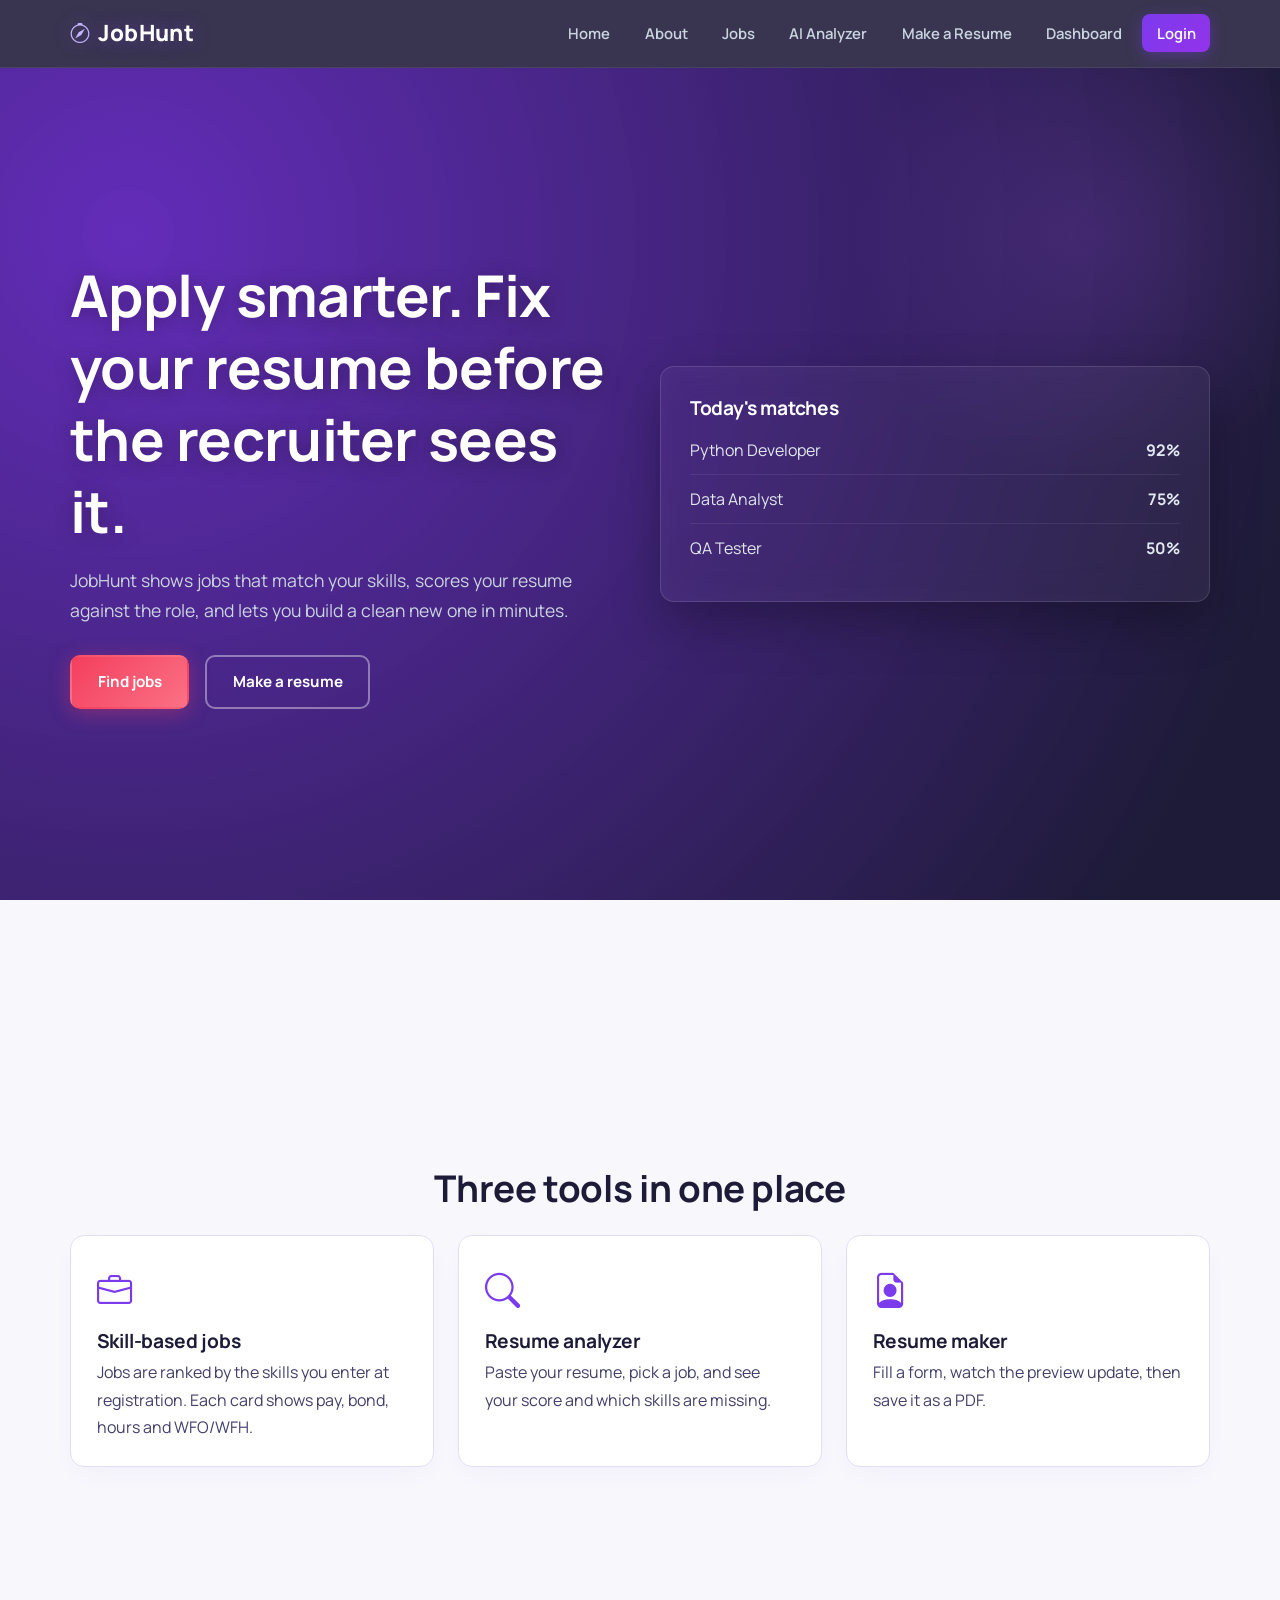
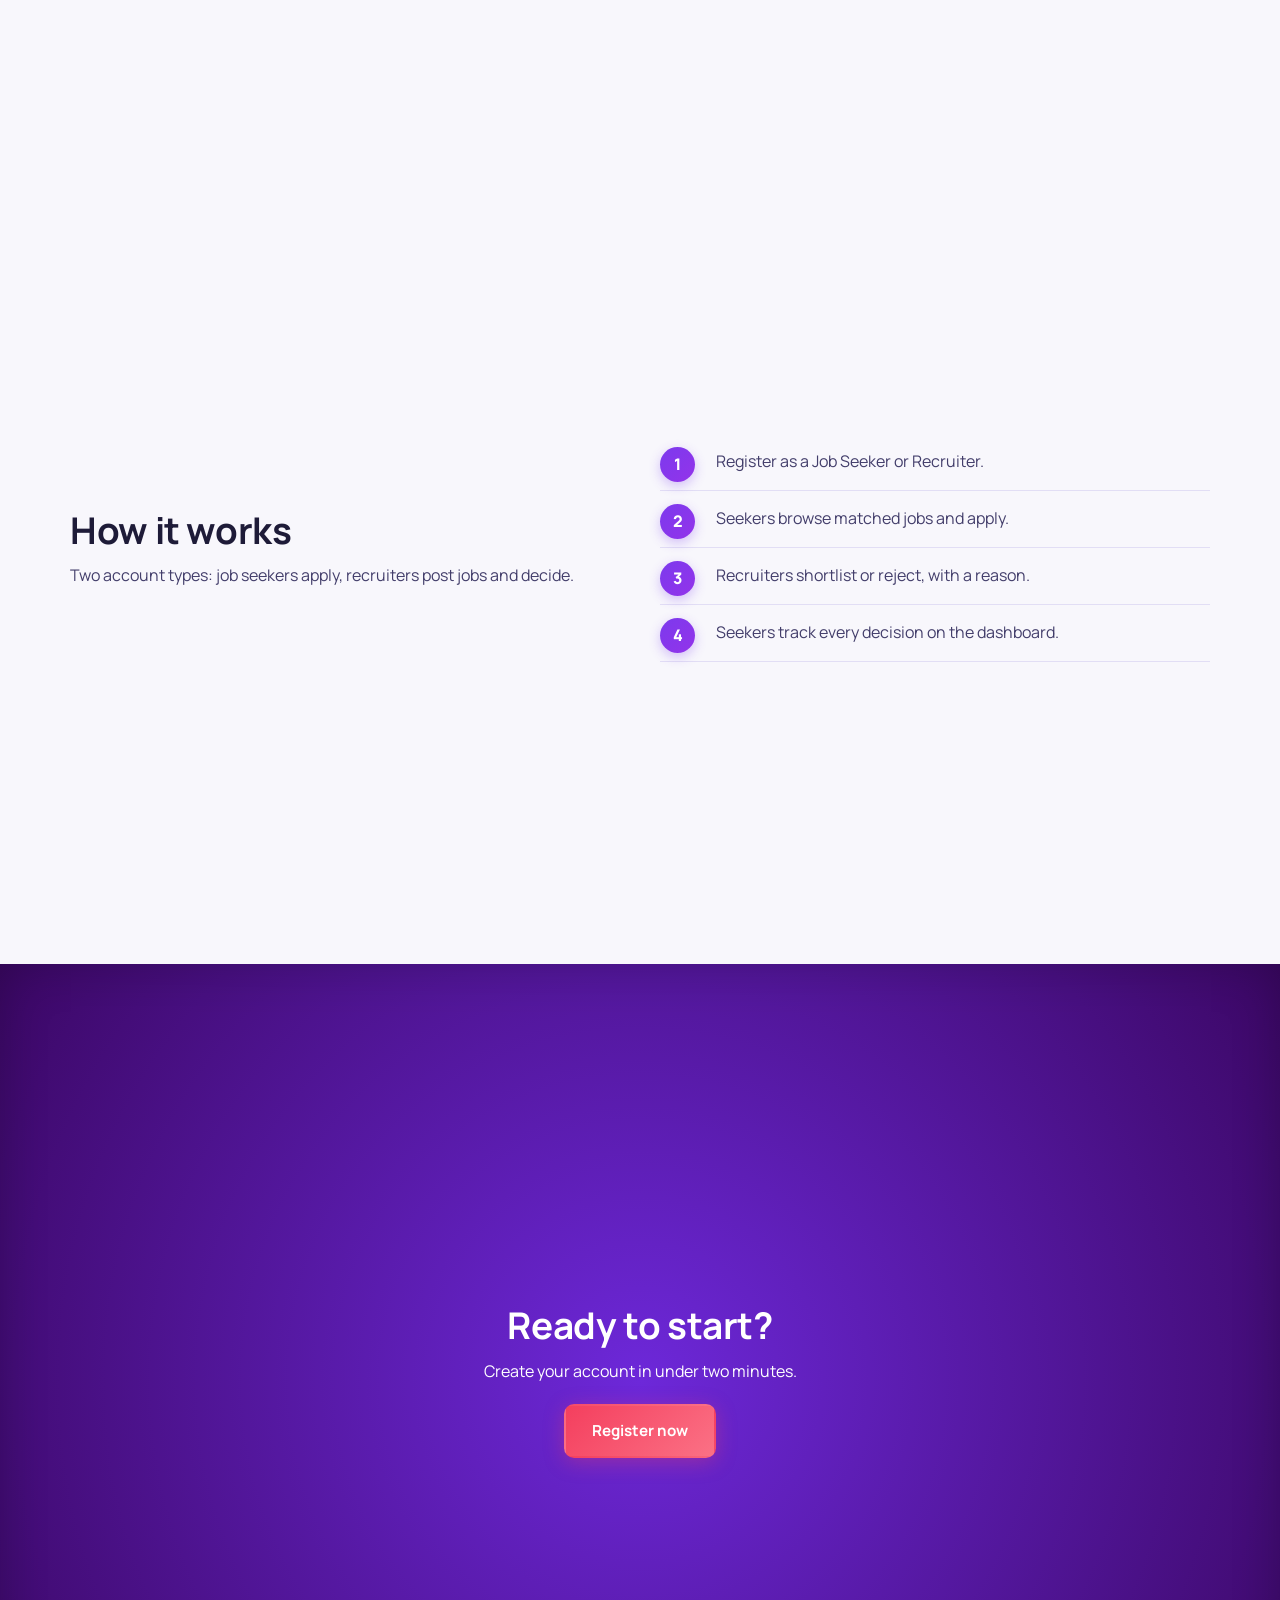
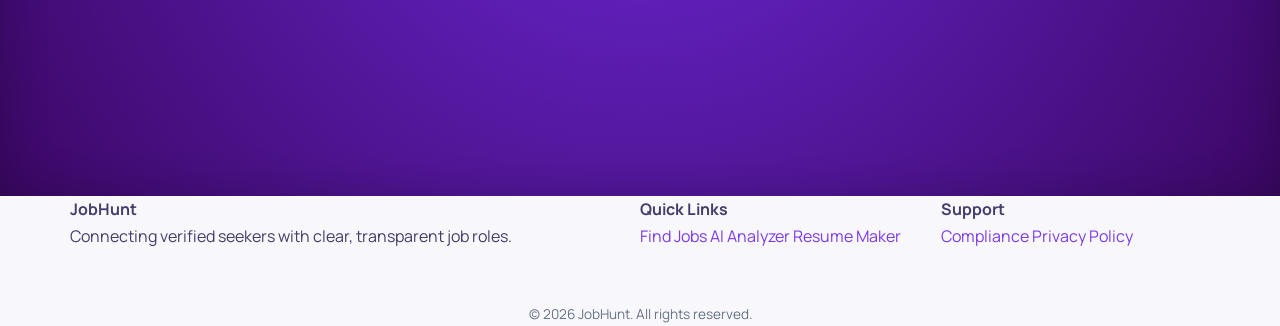
<file: index.html>
<!DOCTYPE html>
<html lang="en" class="snap">
<head>
<meta charset="UTF-8">
<meta name="viewport" content="width=device-width, initial-scale=1">
<title>Home | JobHunt</title>
<link rel="preconnect" href="https://fonts.googleapis.com">
<link href="https://fonts.googleapis.com/css2?family=Manrope:wght@400;600;700;800&display=swap" rel="stylesheet">
<link rel="stylesheet" href="https://cdn.jsdelivr.net/npm/bootstrap-icons@1.11.3/font/bootstrap-icons.min.css">
<link rel="stylesheet" href="style.css">
</head>
<body>
<header class="nav">
  <div class="wrap">
    <a class="logo" href="home.html" aria-label="JobHunt home"><i class="bi bi-compass"></i>JobHunt</a>
    <button class="burger" id="burger" aria-label="Open menu" aria-expanded="false" aria-controls="menu"><i class="bi bi-list"></i></button>
    <nav aria-label="Main">
      <ul class="menu" id="menu">
        <li><a class="active" href="home.html" aria-current="page">Home</a></li>
        <li><a href="about.html">About</a></li>
        <li><a href="jobs.html">Jobs</a></li>
        <li><a href="analyzer.html">AI Analyzer</a></li>
        <li><a href="resume.html">Make a Resume</a></li>
        <li><a href="dashboard.html">Dashboard</a></li>
        <li><a class="login" href="login.html">Login</a></li>
      </ul>
    </nav>
  </div>
</header>
<main>
<section class="slide hero"><div class="container split">
  <div>
    <h1>Apply smarter. Fix your resume before the recruiter sees it.</h1>
    <p>JobHunt shows jobs that match your skills, scores your resume against the role, and lets you build a clean new one in minutes.</p>
    <div class="actions"><a class="btn amber" href="jobs.html">Find jobs</a><a class="btn outline" href="resume.html">Make a resume</a></div>
  </div>
  <aside class="hero-panel" aria-label="Sample matches"><h3 style="color:#fff">Today's matches</h3>
    <ul><li><span>Python Developer</span><b>92%</b></li><li><span>Data Analyst</span><b>75%</b></li><li><span>QA Tester</span><b>50%</b></li></ul>
  </aside>
</div></section>

<section class="slide"><div class="container">
  <h2 class="center">Three tools in one place</h2>
  <div class="grid" style="margin-top:1.5rem">
    <article class="card feature"><i class="bi bi-briefcase"></i><h3>Skill-based jobs</h3><p>Jobs are ranked by the skills you enter at registration. Each card shows pay, bond, hours and WFO/WFH.</p></article>
    <article class="card feature"><i class="bi bi-search"></i><h3>Resume analyzer</h3><p>Paste your resume, pick a job, and see your score and which skills are missing.</p></article>
    <article class="card feature"><i class="bi bi-file-earmark-person"></i><h3>Resume maker</h3><p>Fill a form, watch the preview update, then save it as a PDF.</p></article>
  </div>
</div></section>

<section class="slide"><div class="container split">
  <div><h2>How it works</h2><p>Two account types: job seekers apply, recruiters post jobs and decide.</p></div>
  <ol class="steps">
    <li>Register as a Job Seeker or Recruiter.</li>
    <li>Seekers browse matched jobs and apply.</li>
    <li>Recruiters shortlist or reject, with a reason.</li>
    <li>Seekers track every decision on the dashboard.</li>
  </ol>
</div></section>

<section class="slide cta-band"><div class="container"><h2>Ready to start?</h2><p style="margin-bottom:1.2rem">Create your account in under two minutes.</p><a class="btn amber" href="login.html">Register now</a></div></section>
</main>
<footer id="site-footer"></footer>
<script src="layout.js"></script>

</body>
</html>
</file>
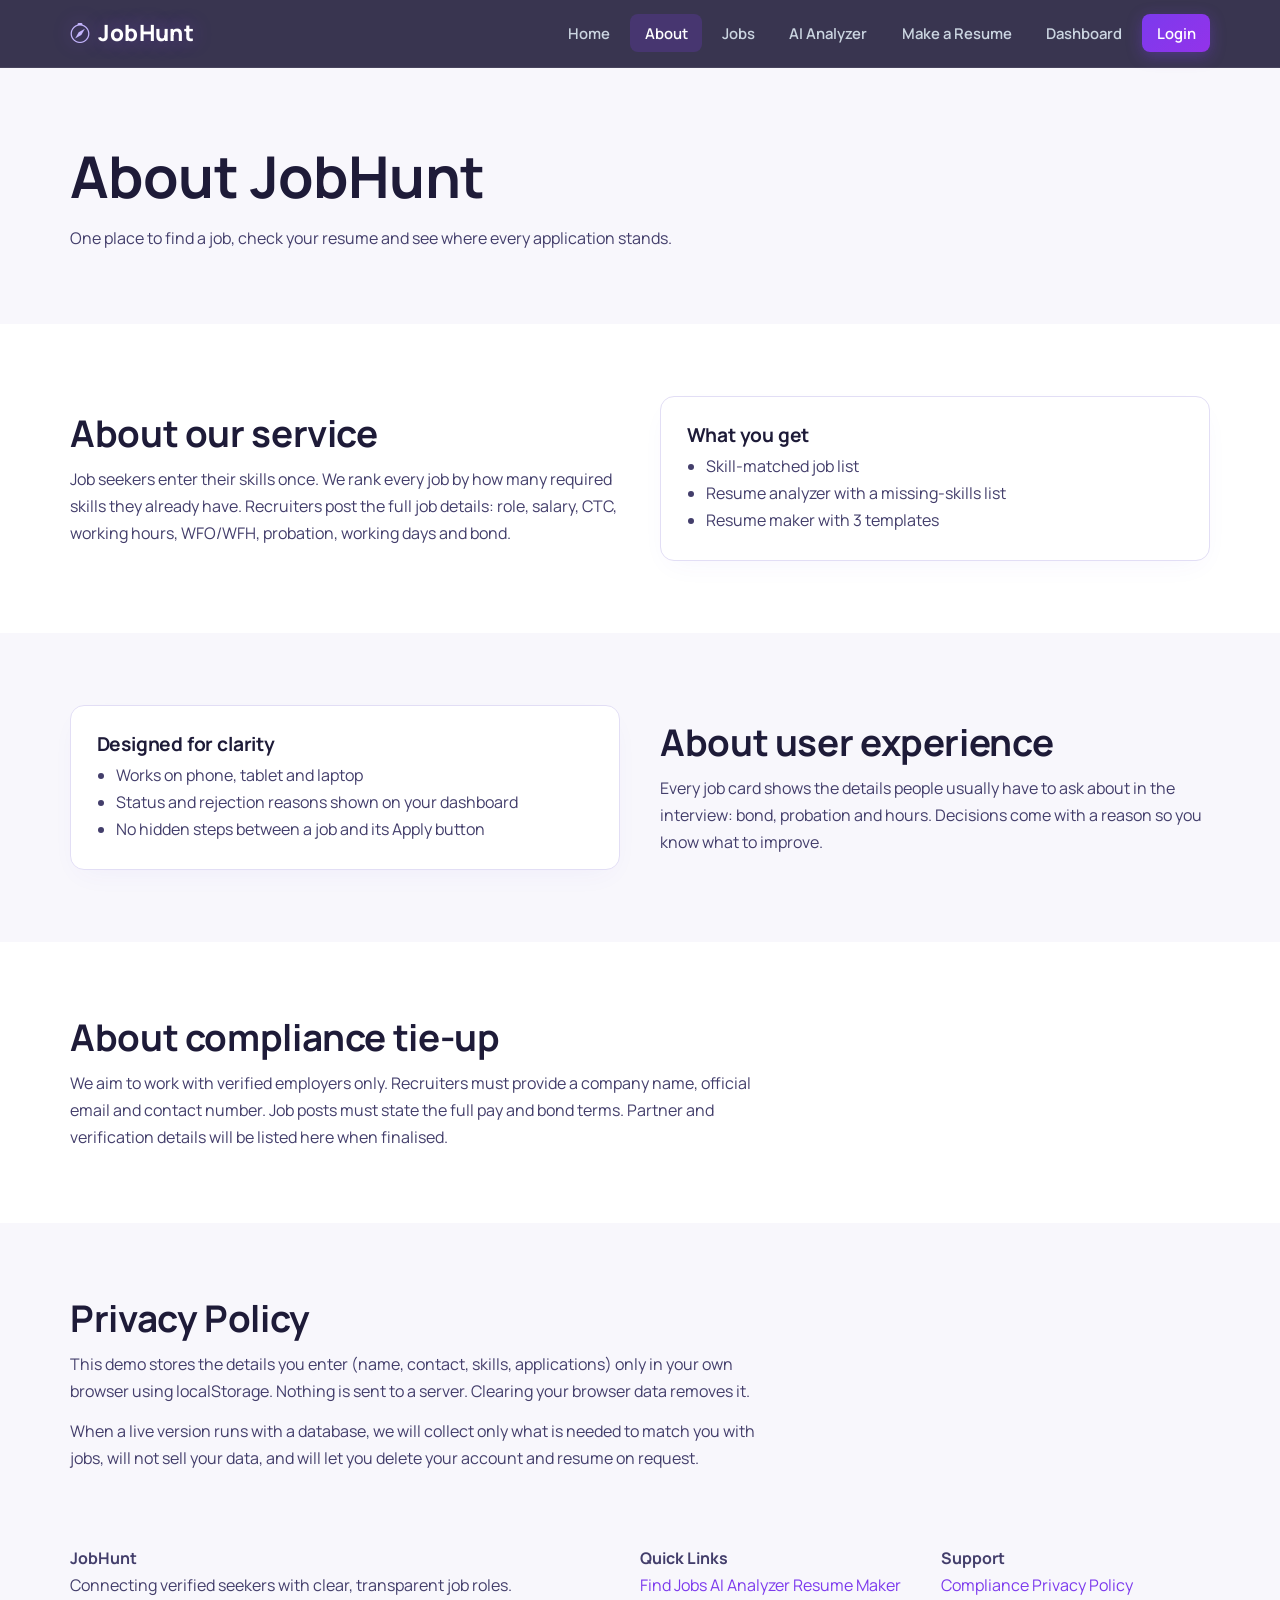
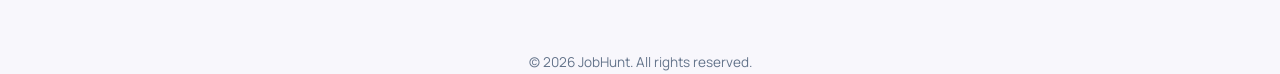
<file: about.html>
<!DOCTYPE html>
<html lang="en">
<head>
<meta charset="UTF-8">
<meta name="viewport" content="width=device-width, initial-scale=1">
<title>About | JobHunt</title>
<link rel="preconnect" href="https://fonts.googleapis.com">
<link href="https://fonts.googleapis.com/css2?family=Manrope:wght@400;600;700;800&display=swap" rel="stylesheet">
<link rel="stylesheet" href="https://cdn.jsdelivr.net/npm/bootstrap-icons@1.11.3/font/bootstrap-icons.min.css">
<link rel="stylesheet" href="style.css">
</head>
<body>
<header class="nav">
  <div class="wrap">
    <a class="logo" href="home.html" aria-label="JobHunt home"><i class="bi bi-compass"></i>JobHunt</a>
    <button class="burger" id="burger" aria-label="Open menu" aria-expanded="false" aria-controls="menu"><i class="bi bi-list"></i></button>
    <nav aria-label="Main">
      <ul class="menu" id="menu">
        <li><a class="active" href="home.html" aria-current="page">Home</a></li>
        <li><a href="about.html">About</a></li>
        <li><a href="jobs.html">Jobs</a></li>
        <li><a href="analyzer.html">AI Analyzer</a></li>
        <li><a href="resume.html">Make a Resume</a></li>
        <li><a href="dashboard.html">Dashboard</a></li>
        <li><a class="login" href="login.html">Login</a></li>
      </ul>
    </nav>
  </div>
</header>

<main>
<section class="section"><div class="container"><h1>About JobHunt</h1><p style="max-width:62ch;margin-top:.8rem">One place to find a job, check your resume and see where every application stands.</p></div></section>

<section class="section" style="background:#fff"><div class="container split">
  <div><h2>About our service</h2><p>Job seekers enter their skills once. We rank every job by how many required skills they already have. Recruiters post the full job details: role, salary, CTC, working hours, WFO/WFH, probation, working days and bond.</p></div>
  <div class="card"><h3>What you get</h3><ul style="padding-left:1.2rem"><li>Skill-matched job list</li><li>Resume analyzer with a missing-skills list</li><li>Resume maker with 3 templates</li></ul></div>
</div></section>

<section class="section"><div class="container split">
  <div class="card"><h3>Designed for clarity</h3><ul style="padding-left:1.2rem"><li>Works on phone, tablet and laptop</li><li>Status and rejection reasons shown on your dashboard</li><li>No hidden steps between a job and its Apply button</li></ul></div>
  <div><h2>About user experience</h2><p>Every job card shows the details people usually have to ask about in the interview: bond, probation and hours. Decisions come with a reason so you know what to improve.</p></div>
</div></section>

<section class="section" id="compliance" style="background:#fff"><div class="container">
  <h2>About compliance tie-up</h2><p style="max-width:70ch">We aim to work with verified employers only. Recruiters must provide a company name, official email and contact number. Job posts must state the full pay and bond terms. Partner and verification details will be listed here when finalised.</p>
</div></section>

<section class="section" id="privacy"><div class="container">
  <h2>Privacy Policy</h2>
  <p style="max-width:70ch;margin-bottom:.8rem">This demo stores the details you enter (name, contact, skills, applications) only in your own browser using localStorage. Nothing is sent to a server. Clearing your browser data removes it.</p>
  <p style="max-width:70ch">When a live version runs with a database, we will collect only what is needed to match you with jobs, will not sell your data, and will let you delete your account and resume on request.</p>
</div></section>
</main>
<footer id="site-footer"></footer>
<script src="layout.js"></script>

</body>
</html>
</file>
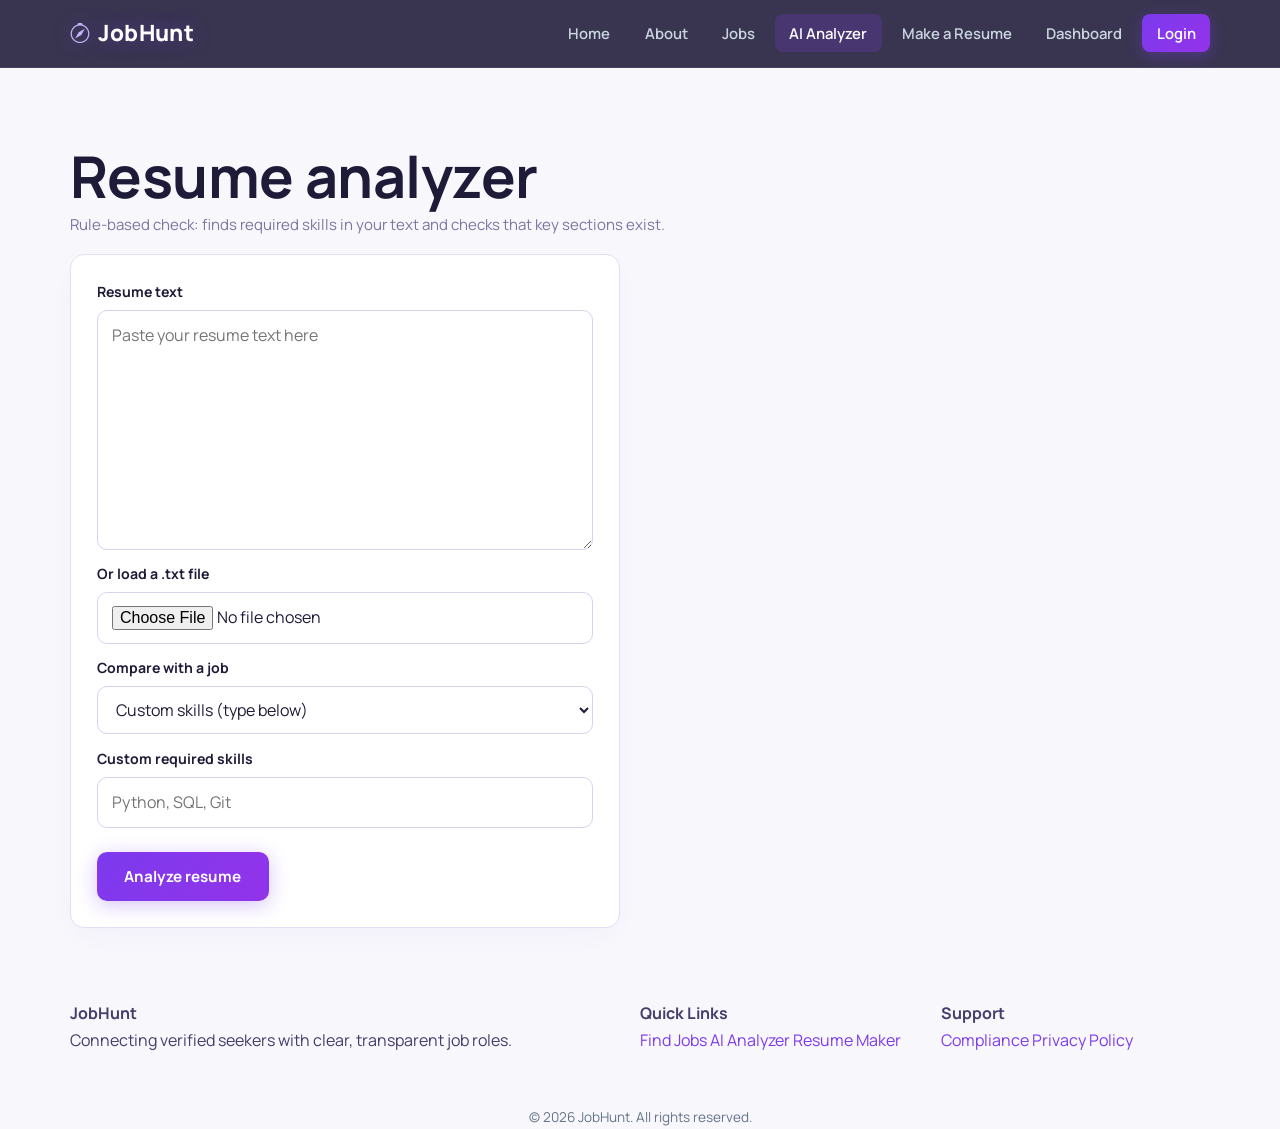
<file: analyzer.html>
<!DOCTYPE html>
<html lang="en">
<head>
<meta charset="UTF-8">
<meta name="viewport" content="width=device-width, initial-scale=1">
<title>AI Analyzer | JobHunt</title>
<link rel="preconnect" href="https://fonts.googleapis.com">
<link href="https://fonts.googleapis.com/css2?family=Manrope:wght@400;600;700;800&display=swap" rel="stylesheet">
<link rel="stylesheet" href="https://cdn.jsdelivr.net/npm/bootstrap-icons@1.11.3/font/bootstrap-icons.min.css">
<link rel="stylesheet" href="style.css">
</head>
<body>
<header class="nav">
  <div class="wrap">
    <a class="logo" href="home.html" aria-label="JobHunt home"><i class="bi bi-compass"></i>JobHunt</a>
    <button class="burger" id="burger" aria-label="Open menu" aria-expanded="false" aria-controls="menu"><i class="bi bi-list"></i></button>
    <nav aria-label="Main">
      <ul class="menu" id="menu">
        <li><a class="active" href="home.html" aria-current="page">Home</a></li>
        <li><a href="about.html">About</a></li>
        <li><a href="jobs.html">Jobs</a></li>
        <li><a href="analyzer.html">AI Analyzer</a></li>
        <li><a href="resume.html">Make a Resume</a></li>
        <li><a href="dashboard.html">Dashboard</a></li>
        <li><a class="login" href="login.html">Login</a></li>
      </ul>
    </nav>
  </div>
</header>

<main class="section"><div class="container"><h1>Resume analyzer</h1>
<p class="muted" style="margin-bottom:1rem">Rule-based check: finds required skills in your text and checks that key sections exist.</p>
<div class="split" style="align-items:start">
<div class="card">
  <div id="err" class="hidden" role="alert"></div>
  <div class="field"><label for="resumeText">Resume text</label><textarea id="resumeText" style="min-height:240px" placeholder="Paste your resume text here"></textarea></div>
  <div class="field" style="margin-top:.8rem"><label for="resumeFile">Or load a .txt file</label><input id="resumeFile" type="file" accept=".txt"></div>
  <div class="field" style="margin-top:.8rem"><label for="jobSelect">Compare with a job</label><select id="jobSelect"><option value="">Custom skills (type below)</option></select></div>
  <div class="field" style="margin-top:.8rem"><label for="customSkills">Custom required skills</label><input id="customSkills" placeholder="Python, SQL, Git"></div>
  <div class="form-actions"><button class="btn" id="analyzeBtn" type="button">Analyze resume</button></div>
</div>
<div id="result" class="hidden" aria-live="polite"></div>
</div></div></main>
<footer id="site-footer"></footer>
<script src="layout.js"></script>
<script src="data.js"></script>
<script src="analyzer.js"></script>

</body>
</html>
</file>
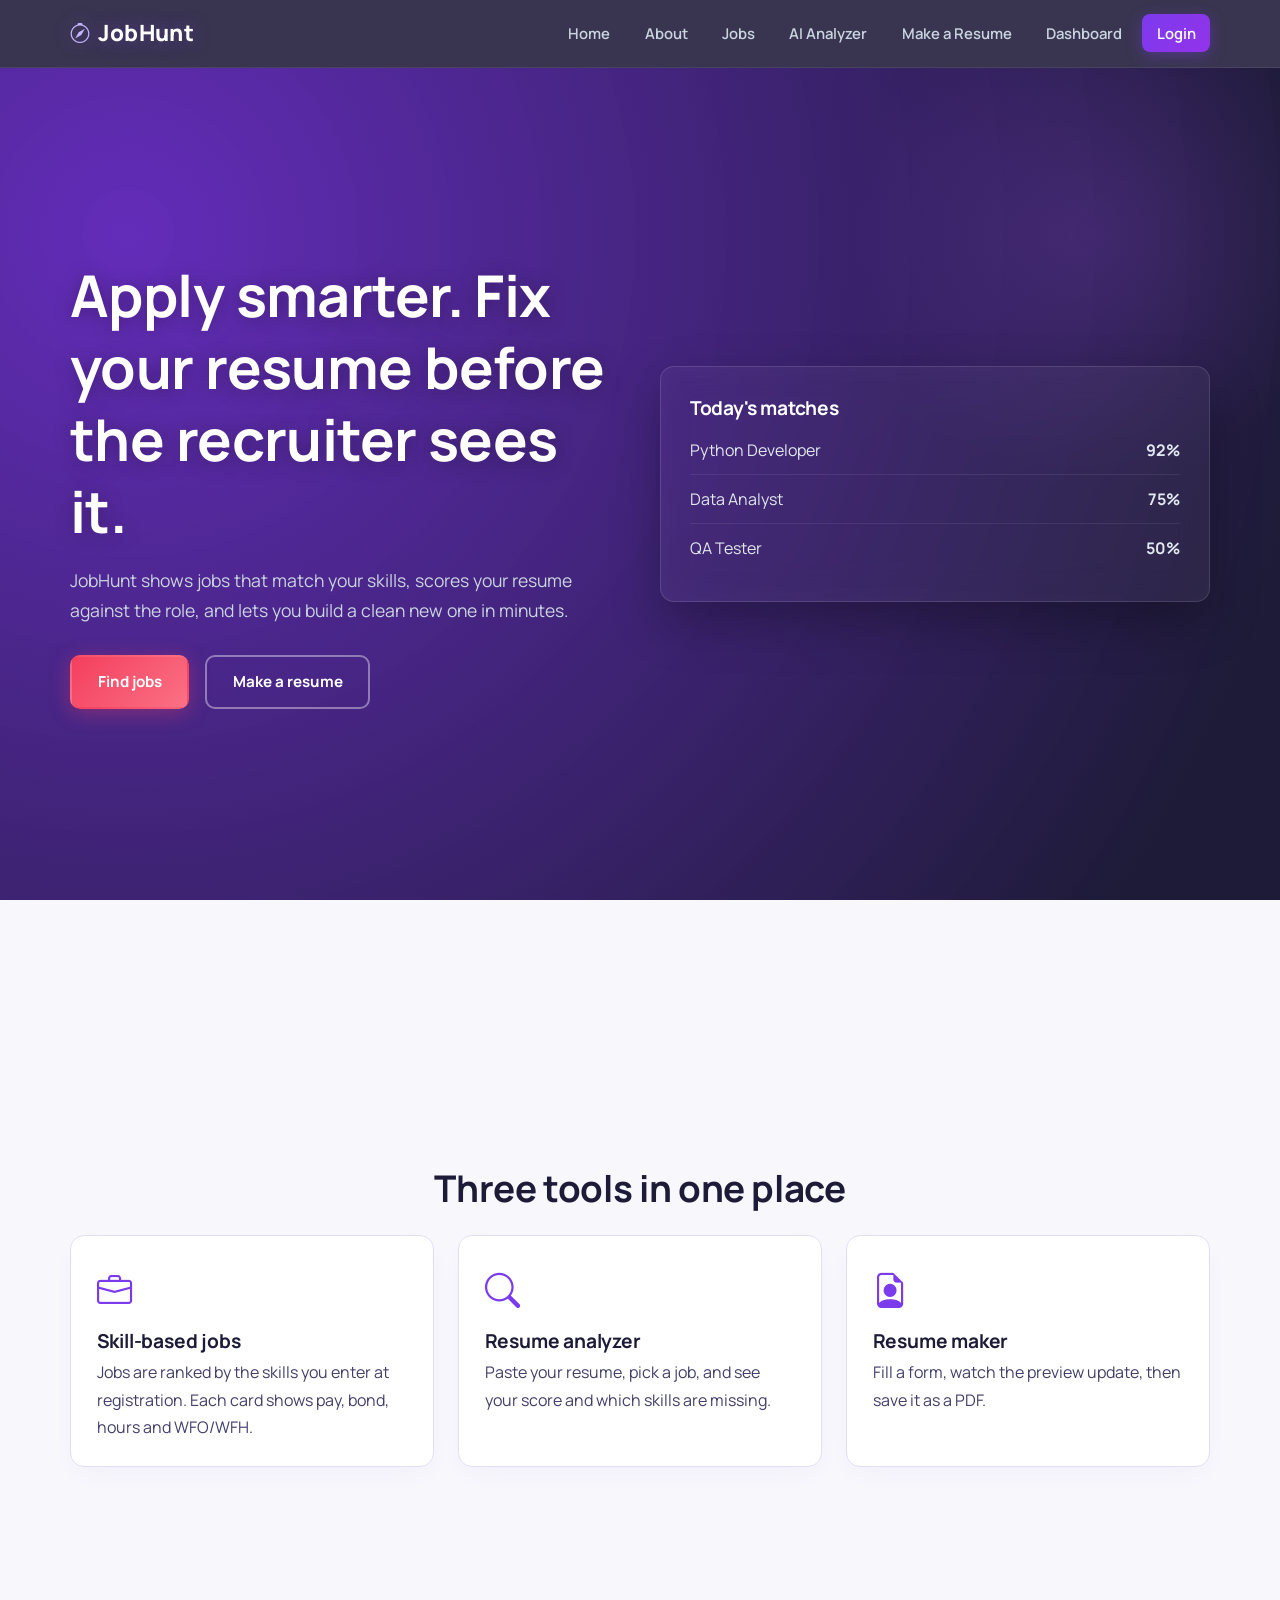
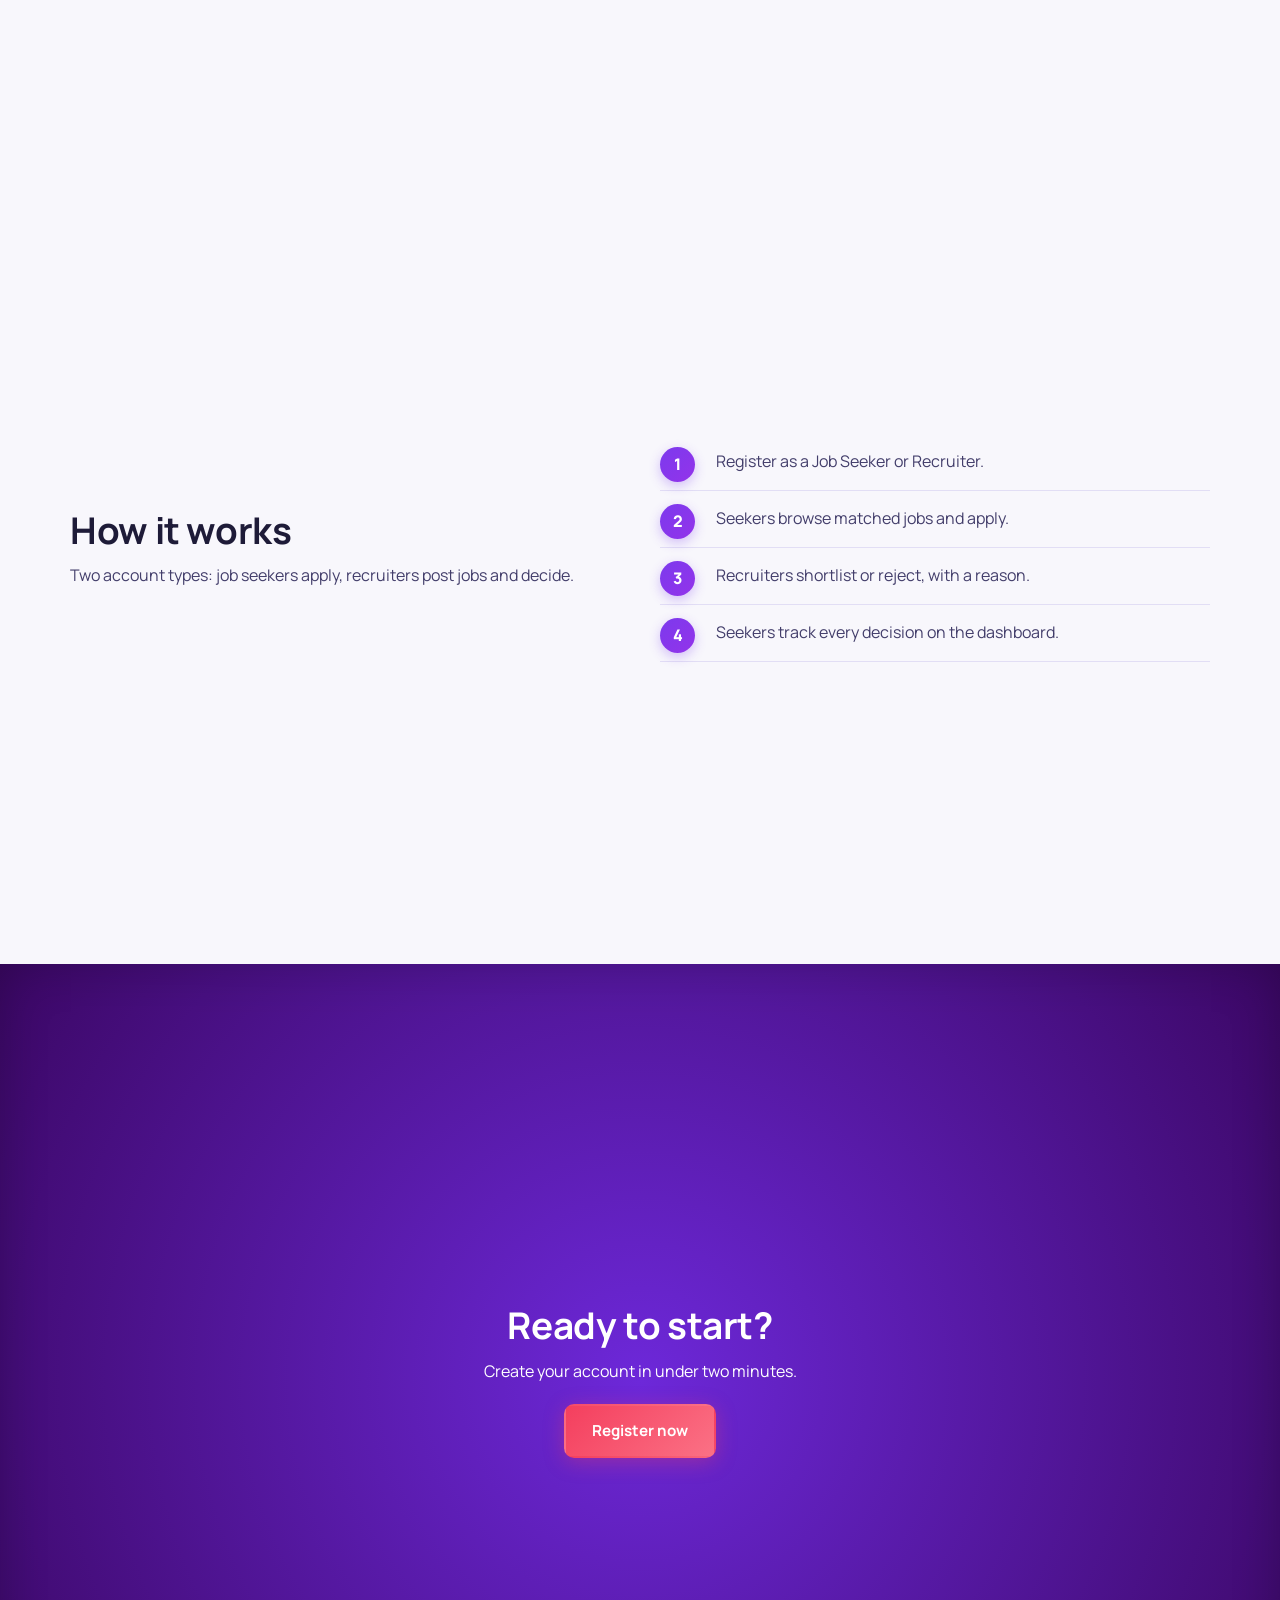
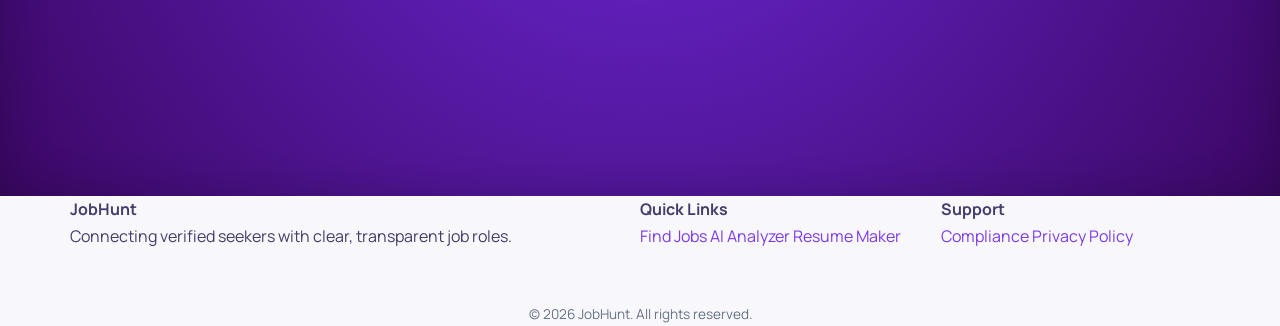
<file: home.html>
<!DOCTYPE html>
<html lang="en" class="snap">

<head>
    <meta charset="UTF-8">
    <meta name="viewport" content="width=device-width, initial-scale=1">
    <title>Home | JobHunt</title>
    <link rel="preconnect" href="https://fonts.googleapis.com">
    <link href="https://fonts.googleapis.com/css2?family=Manrope:wght@400;600;700;800&display=swap" rel="stylesheet">
    <link rel="stylesheet" href="https://cdn.jsdelivr.net/npm/bootstrap-icons@1.11.3/font/bootstrap-icons.min.css">
    <link rel="stylesheet" href="style.css">
</head>

<body>
    <header class="nav">
        <div class="wrap">
            <a class="logo" href="index.html" aria-label="JobHunt home"><i class="bi bi-compass"></i>JobHunt</a>
            <button class="burger" id="burger" aria-label="Open menu" aria-expanded="false" aria-controls="menu"><i
                    class="bi bi-list"></i></button>
            <nav aria-label="Main">
                <ul class="menu" id="menu">
                    <li><a class="active" href="index.html" aria-current="page">Home</a></li>
                    <li><a href="about.html">About</a></li>
                    <li><a href="jobs.html">Jobs</a></li>
                    <li><a href="analyzer.html">AI Analyzer</a></li>
                    <li><a href="resume.html">Make a Resume</a></li>
                    <li><a href="dashboard.html">Dashboard</a></li>
                    <li><a class="login" href="login.html">Login</a></li>
                </ul>
            </nav>
        </div>
    </header>

    <main>
        <section class="slide hero">
            <div class="container split">
                <div>
                    <h1>Apply smarter. Fix your resume before the recruiter sees it.</h1>
                    <p>JobHunt shows jobs that match your skills, scores your resume against the role, and lets you
                        build a clean new one in minutes.</p>
                    <div class="actions"><a class="btn amber" href="jobs.html">Find jobs</a><a class="btn outline"
                            href="resume.html">Make a resume</a></div>
                </div>
                <aside class="hero-panel" aria-label="Sample matches">
                    <h3 style="color:#fff">Today's matches</h3>
                    <ul>
                        <li><span>Python Developer</span><b>92%</b></li>
                        <li><span>Data Analyst</span><b>75%</b></li>
                        <li><span>QA Tester</span><b>50%</b></li>
                    </ul>
                </aside>
            </div>
        </section>

        <section class="slide">
            <div class="container">
                <h2 class="center">Three tools in one place</h2>
                <div class="grid" style="margin-top:1.5rem">
                    <article class="card feature"><i class="bi bi-briefcase"></i>
                        <h3>Skill-based jobs</h3>
                        <p>Jobs are ranked by the skills you enter at registration. Each card shows pay, bond, hours and
                            WFO/WFH.</p>
                    </article>
                    <article class="card feature"><i class="bi bi-search"></i>
                        <h3>Resume analyzer</h3>
                        <p>Paste your resume, pick a job, and see your score and which skills are missing.</p>
                    </article>
                    <article class="card feature"><i class="bi bi-file-earmark-person"></i>
                        <h3>Resume maker</h3>
                        <p>Fill a form, watch the preview update, then save it as a PDF.</p>
                    </article>
                </div>
            </div>
        </section>

        <section class="slide">
            <div class="container split">
                <div>
                    <h2>How it works</h2>
                    <p>Two account types: job seekers apply, recruiters post jobs and decide.</p>
                </div>
                <ol class="steps">
                    <li>Register as a Job Seeker or Recruiter.</li>
                    <li>Seekers browse matched jobs and apply.</li>
                    <li>Recruiters shortlist or reject, with a reason.</li>
                    <li>Seekers track every decision on the dashboard.</li>
                </ol>
            </div>
        </section>

        <section class="slide cta-band">
            <div class="container">
                <h2>Ready to start?</h2>
                <p style="margin-bottom:1.2rem">Create your account in under two minutes.</p><a class="btn amber"
                    href="login.html">Register now</a>
            </div>
        </section>
    </main>
    <footer id="site-footer"></footer>
    <script src="layout.js"></script>

</body>

</html>
</file>
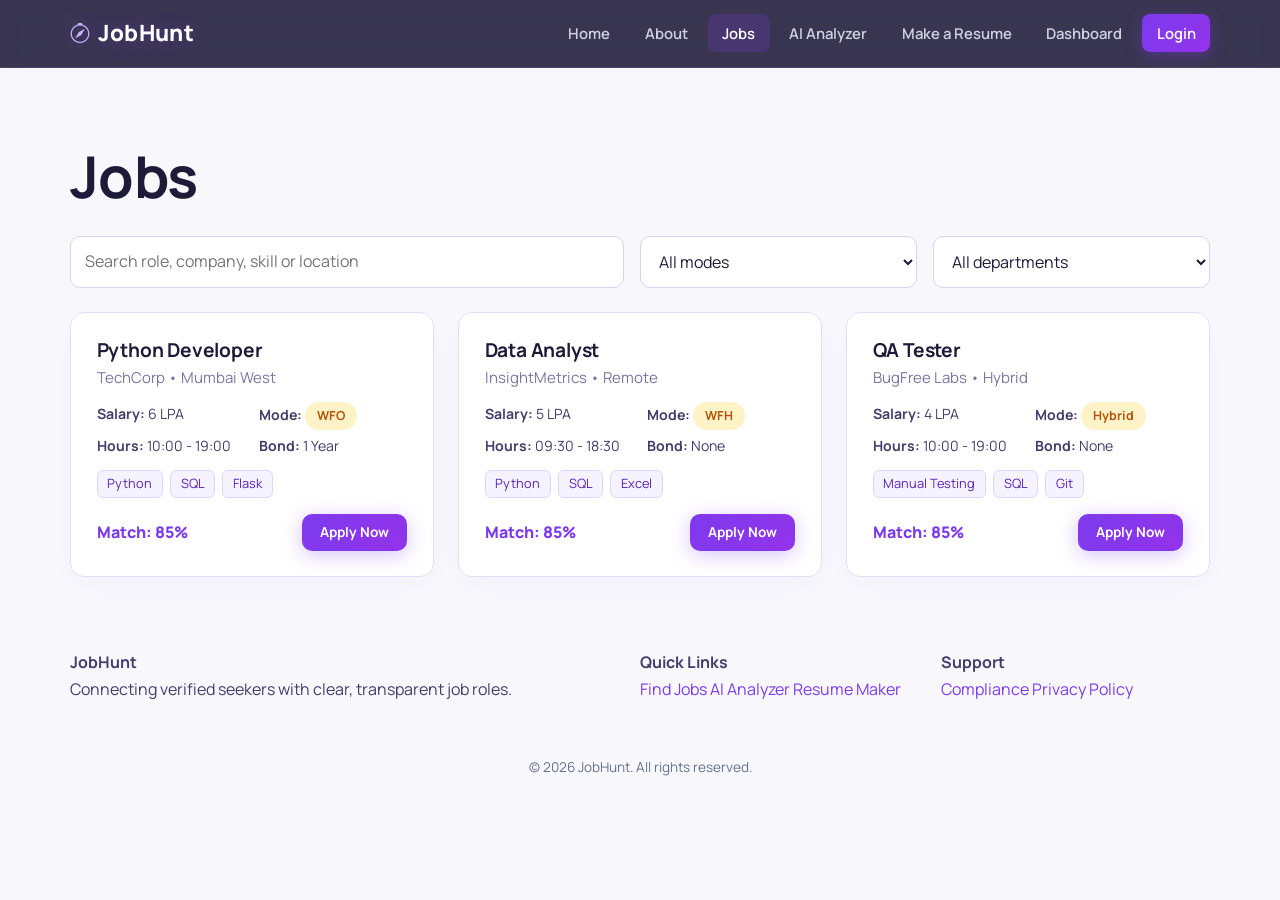
<file: jobs.html>
<!DOCTYPE html>
<html lang="en">
<head>
<meta charset="UTF-8">
<meta name="viewport" content="width=device-width, initial-scale=1">
<title>Jobs | JobHunt</title>
<link rel="preconnect" href="https://fonts.googleapis.com">
<link href="https://fonts.googleapis.com/css2?family=Manrope:wght@400;600;700;800&display=swap" rel="stylesheet">
<link rel="stylesheet" href="https://cdn.jsdelivr.net/npm/bootstrap-icons@1.11.3/font/bootstrap-icons.min.css">
<link rel="stylesheet" href="style.css">
</head>
<body>
<header class="nav">
  <div class="wrap">
    <a class="logo" href="home.html" aria-label="JobHunt home"><i class="bi bi-compass"></i>JobHunt</a>
    <button class="burger" id="burger" aria-label="Open menu" aria-expanded="false" aria-controls="menu"><i class="bi bi-list"></i></button>
    <nav aria-label="Main">
      <ul class="menu" id="menu">
        <li><a class="active" href="home.html" aria-current="page">Home</a></li>
        <li><a href="about.html">About</a></li>
        <li><a href="jobs.html">Jobs</a></li>
        <li><a href="analyzer.html">AI Analyzer</a></li>
        <li><a href="resume.html">Make a Resume</a></li>
        <li><a href="dashboard.html">Dashboard</a></li>
        <li><a class="login" href="login.html">Login</a></li>
      </ul>
    </nav>
  </div>
</header>

<main class="section"><div class="container"><h1>Jobs</h1><p class="muted" id="matchNote"></p>
<div class="filters">
  <input id="q" type="search" placeholder="Search role, company, skill or location" aria-label="Search jobs">
  <select id="modeFilter" aria-label="Work mode"><option value="">All modes</option><option>WFO</option><option>WFH</option><option>Hybrid</option></select>
  <select id="deptFilter" aria-label="Department"><option value="">All departments</option></select>
</div>
<div class="grid" id="jobList"></div></div></main>
<footer id="site-footer"></footer>
<script src="layout.js"></script>
<script src="data.js"></script>
<script src="jobs.js"></script>

</body>
</html>
</file>
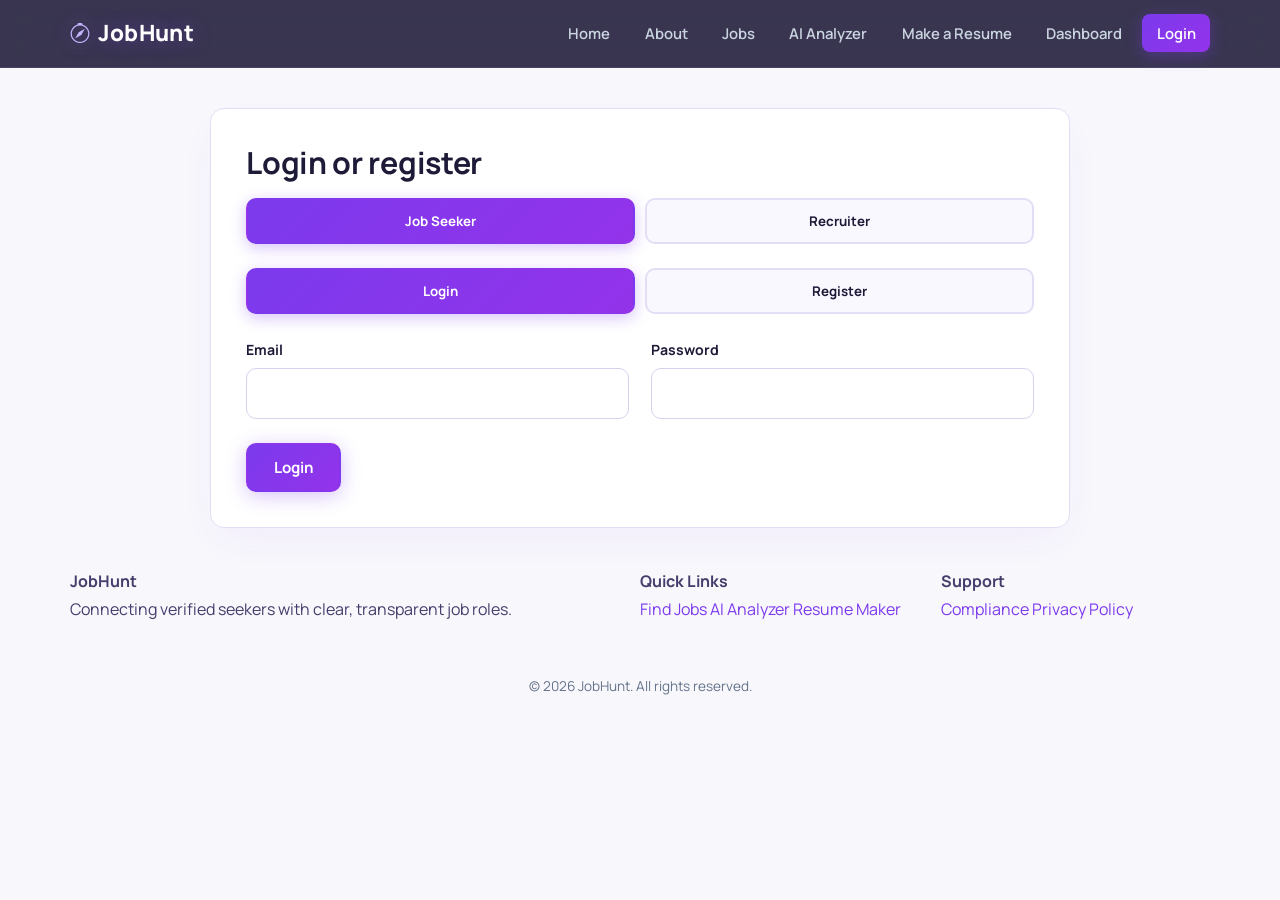
<file: login.html>
<!DOCTYPE html>
<html lang="en">
<head>
<meta charset="UTF-8">
<meta name="viewport" content="width=device-width, initial-scale=1">
<title>Login | JobHunt</title>
<link rel="preconnect" href="https://fonts.googleapis.com">
<link href="https://fonts.googleapis.com/css2?family=Manrope:wght@400;600;700;800&display=swap" rel="stylesheet">
<link rel="stylesheet" href="https://cdn.jsdelivr.net/npm/bootstrap-icons@1.11.3/font/bootstrap-icons.min.css">
<link rel="stylesheet" href="style.css">
</head>
<body>
    <header class="nav">
  <div class="wrap">
    <a class="logo" href="home.html" aria-label="JobHunt home"><i class="bi bi-compass"></i>JobHunt</a>
    <button class="burger" id="burger" aria-label="Open menu" aria-expanded="false" aria-controls="menu"><i class="bi bi-list"></i></button>
    <nav aria-label="Main">
      <ul class="menu" id="menu">
        <li><a class="active" href="home.html" aria-current="page">Home</a></li>
        <li><a href="about.html">About</a></li>
        <li><a href="jobs.html">Jobs</a></li>
        <li><a href="analyzer.html">AI Analyzer</a></li>
        <li><a href="resume.html">Make a Resume</a></li>
        <li><a href="dashboard.html">Dashboard</a></li>
        <li><a class="login" href="login.html">Login</a></li>
      </ul>
    </nav>
  </div>
</header>

<main class="container"><div class="form-card">
<h1 style="font-size:1.9rem;margin-bottom:1rem">Login or register</h1>
<div class="tabs" role="tablist" aria-label="Account type"><button class="tab active" data-role="seeker" type="button">Job Seeker</button><button class="tab" data-role="recruiter" type="button">Recruiter</button></div>
<div class="tabs" aria-label="Action"><button class="tab active" data-mode="login" type="button">Login</button><button class="tab" data-mode="register" type="button">Register</button></div>
<div id="msg" class="hidden" role="alert"></div>

<form id="f-login" novalidate><div class="form-grid">
<div class="field"><label for="l_email">Email</label><input id="l_email" name="email" type="email" autocomplete="email"></div><div class="field"><label for="l_password">Password</label><input id="l_password" name="password" type="password" autocomplete="current-password"></div></div><div class="form-actions"><button class="btn" type="submit">Login</button></div></form>

<form id="f-seeker" class="hidden" novalidate><div class="form-grid">
<div class="field"><label for="s_name">Full name</label><input id="s_name" name="name" type="text" ></div><div class="field"><label for="s_phone">Mobile number</label><input id="s_phone" name="phone" type="tel" maxlength="10" inputmode="numeric"></div><div class="field"><label for="s_dob">Date of birth</label><input id="s_dob" name="dob" type="date" ></div><div class="field"><label for="s_email">Email</label><input id="s_email" name="email" type="email" ></div><div class="field"><label for="s_password">Password (min 6)</label><input id="s_password" name="password" type="password" autocomplete="new-password"></div><div class="field full"><label for="s_address">Address</label><input id="s_address" name="address" type="text" ></div><div class="field"><label for="s_locality">Locality (e.g. Kandivali, Mumbai West)</label><input id="s_locality" name="locality" type="text" ></div><div class="field"><label for="s_skills">Skills (comma separated)</label><input id="s_skills" name="skills" type="text" placeholder="Python, SQL, Git"></div>
<div class="field full"><label for="s_education">Education</label><textarea id="s_education" name="education" ></textarea></div><div class="field full"><label for="s_projects">Projects (one per line)</label><textarea id="s_projects" name="projects" ></textarea></div><div class="field full"><label for="s_certifications">Certifications (one per line)</label><textarea id="s_certifications" name="certifications" ></textarea></div><div class="field full"><label for="s_experience">Experience (one per line)</label><textarea id="s_experience" name="experience" ></textarea></div>
<div class="field full"><label for="s_resume">Upload resume (PDF, DOC, DOCX, TXT - max 2 MB)</label><input id="s_resume" name="resume" type="file" accept=".pdf,.doc,.docx,.txt"></div>
</div><div class="form-actions"><button class="btn" type="submit">Submit</button></div></form>

<form id="f-recruiter" class="hidden" novalidate><div class="form-grid">
<div class="field"><label for="r_name">Recruiter name</label><input id="r_name" name="name" type="text" ></div><div class="field"><label for="r_company">Company name</label><input id="r_company" name="company" type="text" ></div><div class="field"><label for="r_email">Email</label><input id="r_email" name="email" type="email" ></div><div class="field"><label for="r_phone">Contact number</label><input id="r_phone" name="phone" type="tel" maxlength="10" inputmode="numeric"></div><div class="field"><label for="r_password">Password (min 6)</label><input id="r_password" name="password" type="password" autocomplete="new-password"></div><div class="field"><label for="r_address">Company address</label><input id="r_address" name="address" type="text" ></div>
<div class="field"><label for="r_jobRole">Job role</label><input id="r_jobRole" name="jobRole" type="text" ></div><div class="field"><label for="r_dept">Department</label><input id="r_dept" name="dept" type="text" ></div><div class="field"><label for="r_location">Job location</label><input id="r_location" name="location" type="text" ></div><div class="field"><label for="r_salary">Salary (e.g. 4.2 LPA)</label><input id="r_salary" name="salary" type="text" ></div>
<div class="field"><label for="r_ctc">CTC</label><input id="r_ctc" name="ctc" type="text" ></div><div class="field"><label for="r_hours">Working hours (e.g. 10:00 - 19:00)</label><input id="r_hours" name="hours" type="text" ></div><div class="field"><label for="r_days">Working days (e.g. Mon - Fri)</label><input id="r_days" name="days" type="text" ></div><div class="field"><label for="r_probation">Probation period</label><input id="r_probation" name="probation" type="text" ></div>
<div class="field"><label for="r_mode">Work mode</label><select id="r_mode" name="mode"><option>WFO</option><option>WFH</option><option>Hybrid</option></select></div>
<div class="field"><label for="r_bond">Contract / bond</label><input id="r_bond" name="bond" type="text" ></div><div class="field"><label for="r_vacancies">Vacancies</label><input id="r_vacancies" name="vacancies" type="number" min="1"></div><div class="field full"><label for="r_skills">Required skills (comma separated)</label><input id="r_skills" name="skills" type="text" ></div>
</div><div class="form-actions"><button class="btn" type="submit">Register and post job</button></div></form>
</div></main>
<footer id="site-footer"></footer>
<script src="layout.js"></script>
<script src="auth.js"></script>

</body>
</html>
</file>
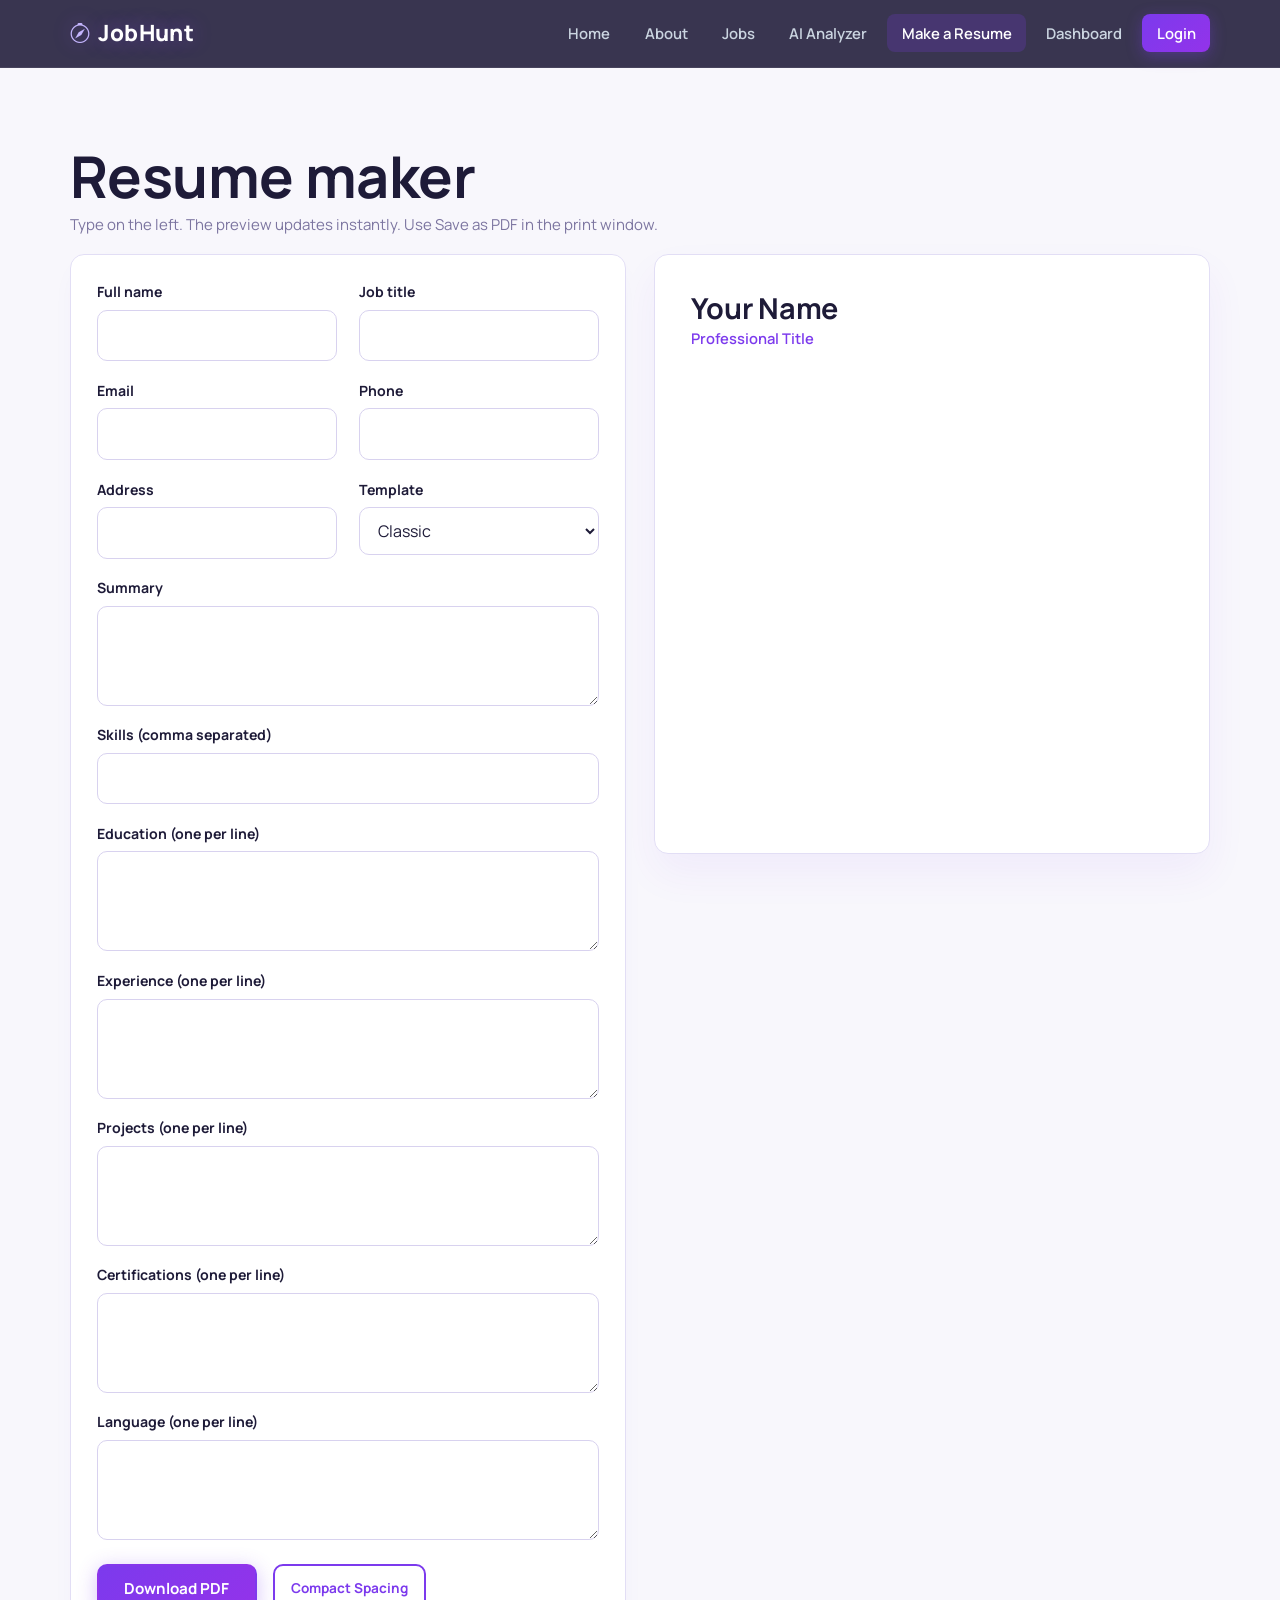
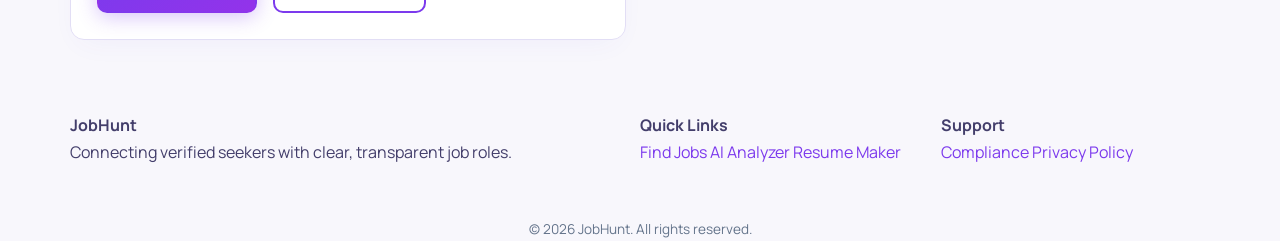
<file: resume.html>
<!DOCTYPE html>
<html lang="en">

<head>
    <meta charset="UTF-8">
    <meta name="viewport" content="width=device-width, initial-scale=1">
    <title>Make a Resume | JobHunt</title>
    <link rel="preconnect" href="https://fonts.googleapis.com">
    <link href="https://fonts.googleapis.com/css2?family=Manrope:wght@400;600;700;800&display=swap" rel="stylesheet">
    <link rel="stylesheet" href="https://cdn.jsdelivr.net/npm/bootstrap-icons@1.11.3/font/bootstrap-icons.min.css">
    <link rel="stylesheet" href="style.css">
</head>

<body>
    <header class="nav">
        <div class="wrap">
            <a class="logo" href="home.html" aria-label="JobHunt home"><i class="bi bi-compass"></i>JobHunt</a>
            <button class="burger" id="burger" aria-label="Open menu" aria-expanded="false" aria-controls="menu"><i
                    class="bi bi-list"></i></button>
            <nav aria-label="Main">
                <ul class="menu" id="menu">
                    <li><a class="active" href="home.html" aria-current="page">Home</a></li>
                    <li><a href="about.html">About</a></li>
                    <li><a href="jobs.html">Jobs</a></li>
                    <li><a href="analyzer.html">AI Analyzer</a></li>
                    <li><a href="resume.html">Make a Resume</a></li>
                    <li><a href="dashboard.html">Dashboard</a></li>
                    <li><a class="login" href="login.html">Login</a></li>
                </ul>
            </nav>
        </div>
    </header>

    <main class="section">
        <div class="container">
            <h1>Resume maker</h1>
            <p class="muted" style="margin-bottom:1rem">Type on the left. The preview updates instantly. Use Save as PDF
                in the print window.</p>
            <div class="builder">
                <div class="card">
                    <div class="form-grid">
                        <div class="field"><label for="name">Full name</label><input id="name" name="name" type="text">
                        </div>
                        <div class="field"><label for="title">Job title</label><input id="title" name="title"
                                type="text"></div>
                        <div class="field"><label for="email">Email</label><input id="email" name="email" type="email">
                        </div>
                        <div class="field"><label for="phone">Phone</label><input id="phone" name="phone" type="tel">
                        </div>
                        <div class="field"><label for="address">Address</label><input id="address" name="address"
                                type="text"></div>
                        <div class="field"><label for="template">Template</label><select id="template">
                                <option value="t1">Classic</option>
                                <option value="t2">Teal bar</option>
                                <option value="t3">Serif</option>
                            </select></div>
                        <div class="field full"><label for="summary">Summary</label><textarea id="summary"
                                name="summary"></textarea></div>
                        <div class="field full"><label for="skills">Skills (comma separated)</label><input id="skills"
                                name="skills" type="text"></div>
                        <div class="field full"><label for="education">Education (one per line)</label><textarea
                                id="education" name="education"></textarea></div>
                        <div class="field full"><label for="experience">Experience (one per line)</label><textarea
                                id="experience" name="experience"></textarea></div>
                        <div class="field full"><label for="projects">Projects (one per line)</label><textarea
                                id="projects" name="projects"></textarea></div>
                        <div class="field full"><label for="certifications">Certifications (one per
                                line)</label><textarea id="certifications" name="certifications"></textarea></div>
                        <div class="field full"><label for="language">Language (one per line)</label><textarea
                                id="language" name="language"></textarea></div>
                    </div>
                    <div class="form-actions"><button class="btn" id="printBtn" type="button">Download PDF</button>
                    </div>
                </div>
                <div class="paper t1" id="preview" aria-live="polite"></div>
            </div>
        </div>
    </main>
    <footer id="site-footer"></footer>
    <script src="layout.js"></script>
    <script src="resume.js"></script>

</body>

</html>
</file>
<file: style.css>
/* ===== 1. Variables & reset (Fantasy & Smooth Palette) ===== */
:root {
  --ink: #1e1b38;
  /* Deep mystic midnight indigo */
  --text: #433e6b;
  /* Soft muted twilight text */
  --teal: #7c3aed;
  /* Vibrant ethereal violet (primary accent) */
  --teal-d: #6d28d9;
  /* Deep fantasy amethyst */
  --amber: #f43f5e;
  /* Enchanted rose-pink highlight */
  --bg: #f8f7fc;
  /* Dreamy pearl-lavender background */
  --white: #ffffff;
  /* Pure glowing white */
  --line: #e2def5;
  /* Soft translucent lilac border */
  --ok: #10b981;
  /* Magical emerald */
  --warn: #f59e0b;
  /* Sunburst gold */
  --bad: #ef4444;
  /* Mystic ruby */
  --radius: 14px;
  /* Softer, more organic curves */
  --nav-h: 68px;
}

* {
  margin: 0;
  padding: 0;
  box-sizing: border-box
}

html {
  scroll-behavior: smooth
}

html.snap {
  scroll-snap-type: y proximity
}

body {
  font-family: 'Manrope', system-ui, -apple-system, 'Segoe UI', Roboto, Arial, sans-serif;
  color: var(--text);
  background: var(--bg);
  line-height: 1.7;
  animation: pageIn .6s cubic-bezier(0.16, 1, 0.3, 1) both;
}

body.leaving {
  opacity: 0;
  transition: opacity .4s ease
}

@keyframes pageIn {
  from {
    opacity: 0;
    transform: translateY(14px)
  }

  to {
    opacity: 1;
    transform: none
  }
}

img {
  max-width: 100%;
  display: block
}

a {
  color: var(--teal);
  text-decoration: none;
  transition: color .25s ease
}

h1,
h2,
h3 {
  color: var(--ink);
  line-height: 1.25;
  letter-spacing: -0.01em
}

h1 {
  font-size: clamp(2rem, 5vw, 3.6rem)
}

h2 {
  font-size: clamp(1.5rem, 3.2vw, 2.3rem);
  margin-bottom: .6rem
}

h3 {
  font-size: 1.2rem;
  margin-bottom: .4rem
}

:focus-visible {
  outline: 3px solid var(--amber);
  outline-offset: 3px;
  border-radius: 4px
}

.container {
  width: min(1140px, 92%);
  margin-inline: auto
}

.section {
  padding: 4.5rem 0
}

.center {
  text-align: center
}

.muted {
  color: #7c75a0;
  font-size: .94rem
}

.hidden {
  display: none !important
}

/* ===== 2. Navbar & Header (Glassmorphism & Smooth Glow) ===== */
.nav {
  position: sticky;
  top: 0;
  z-index: 50;
  background: rgba(30, 27, 56, 0.88);
  backdrop-filter: blur(12px);
  -webkit-backdrop-filter: blur(12px);
  border-bottom: 1px solid rgba(255, 255, 255, 0.08);
  height: var(--nav-h);
  transition: background .3s ease;
}

.nav .wrap {
  width: min(1140px, 92%);
  margin-inline: auto;
  height: 100%;
  display: flex;
  align-items: center;
  justify-content: space-between;
}

.logo {
  color: #fff;
  font-weight: 800;
  font-size: 1.4rem;
  letter-spacing: .4px;
  display: flex;
  align-items: center;
  gap: 0.5rem;
  text-shadow: 0 0 20px rgba(124, 58, 237, 0.4);
}

.logo i {
  color: #c4b5fd;
  font-size: 1.25rem;
  transition: transform .4s cubic-bezier(0.34, 1.56, 0.64, 1);
}

.logo:hover i {
  transform: rotate(45deg) scale(1.1);
}

.logo span {
  color: #f43f5e;
}

.menu {
  display: flex;
  list-style: none;
  gap: .35rem;
  align-items: center;
}

.menu a,
.menu button.linklike {
  color: #cbd5e1;
  padding: .55rem .9rem;
  border-radius: 8px;
  font-size: .93rem;
  font-weight: 600;
  background: none;
  border: 0;
  cursor: pointer;
  font-family: inherit;
  transition: all .25s cubic-bezier(0.4, 0, 0.2, 1);
}

.menu a:hover,
.menu a.active,
.menu button.linklike:hover {
  background: rgba(124, 58, 237, 0.2);
  color: #fff;
  transform: translateY(-1px);
}

.menu a.login {
  background: linear-gradient(135deg, var(--teal), #9333ea);
  color: #fff;
  box-shadow: 0 4px 15px rgba(124, 58, 237, 0.35);
}

.menu a.login:hover {
  background: linear-gradient(135deg, var(--teal-d), #7e22ce);
  box-shadow: 0 6px 20px rgba(124, 58, 237, 0.5);
}

.burger {
  display: none;
  background: none;
  border: 0;
  cursor: pointer;
  width: 42px;
  height: 42px;
  color: #fff;
  font-size: 1.5rem;
  align-items: center;
  justify-content: center;
  border-radius: 8px;
  transition: background .2s;
}

.burger:hover {
  background: rgba(255, 255, 255, 0.08);
}

/* ===== 3. Buttons (Magical Glow & Smooth Hover) ===== */
.btn {
  display: inline-block;
  padding: .75rem 1.6rem;
  border-radius: 10px;
  border: 2px solid transparent;
  background: linear-gradient(135deg, var(--teal), #9333ea);
  color: #fff;
  font-weight: 700;
  font-size: .95rem;
  cursor: pointer;
  font-family: inherit;
  box-shadow: 0 4px 20px rgba(124, 58, 237, 0.3);
  transition: all .3s cubic-bezier(0.4, 0, 0.2, 1);
}

.btn:hover {
  background: linear-gradient(135deg, var(--teal-d), #7e22ce);
  border-color: rgba(255, 255, 255, 0.2);
  transform: translateY(-2px);
  box-shadow: 0 8px 25px rgba(124, 58, 237, 0.45);
}

.btn.outline {
  background: transparent;
  color: var(--teal);
  border-color: var(--teal);
  box-shadow: none;
}

.btn.outline:hover {
  background: var(--teal);
  color: #fff;
  box-shadow: 0 6px 20px rgba(124, 58, 237, 0.3);
}

.btn.small {
  padding: .45rem 1rem;
  font-size: .85rem;
}

.btn.danger {
  background: linear-gradient(135deg, #f43f5e, #e11d48);
  box-shadow: 0 4px 15px rgba(244, 63, 94, 0.3);
}

.btn.amber {
  background: linear-gradient(135deg, #f43f5e, #fb7185);
  color: #fff;
  box-shadow: 0 4px 20px rgba(244, 63, 94, 0.35);
}

.btn.amber:hover {
  background: linear-gradient(135deg, #e11d48, #f43f5e);
  box-shadow: 0 6px 22px rgba(244, 63, 94, 0.5);
}

.btn:disabled {
  opacity: .55;
  cursor: not-allowed;
  transform: none !important;
  box-shadow: none !important;
}

/* ===== 4. Layout helpers & fantasy cards ===== */
.grid {
  display: grid;
  gap: 1.5rem;
  grid-template-columns: repeat(auto-fit, minmax(270px, 1fr))
}

.split {
  display: grid;
  gap: 2.5rem;
  grid-template-columns: 1fr 1fr;
  align-items: center
}

.card {
  background: var(--white);
  border: 1px solid var(--line);
  border-radius: var(--radius);
  padding: 1.6rem;
  box-shadow: 0 10px 30px -10px rgba(79, 70, 229, 0.06);
  transition: transform .3s cubic-bezier(0.34, 1.56, 0.64, 1), box-shadow .3s ease;
}

.card:hover {
  transform: translateY(-4px);
  box-shadow: 0 16px 40px -12px rgba(124, 58, 237, 0.12);
  border-color: #c4b5fd;
}

.badge {
  display: inline-block;
  padding: .2rem .75rem;
  border-radius: 99px;
  font-size: .78rem;
  font-weight: 700;
  background: #f3e8ff;
  color: var(--teal)
}

.badge.applied {
  background: #e0e7ff;
  color: #3730a3
}

.badge.shortlisted {
  background: #d1fae5;
  color: #065f46
}

.badge.rejected {
  background: #ffe4e6;
  color: #9f1239
}

.badge.mode {
  background: #fef3c7;
  color: #b45309
}

.tags {
  display: flex;
  flex-wrap: wrap;
  gap: .45rem;
  margin: .7rem 0
}

.tag {
  background: #f5f3ff;
  border: 1px solid #ddd6fe;
  border-radius: 6px;
  padding: .15rem .6rem;
  font-size: .8rem;
  color: #5b21b6;
  transition: all .2s
}

.tag:hover {
  background: #ede9fe;
}

.tag.hit {
  background: #d1fae5;
  border-color: #6ee7b7;
  color: #065f46
}

/* ===== 5. Home slides (Mystic Gradient Hero) ===== */
.slide {
  min-height: calc(100vh - var(--nav-h));
  scroll-snap-align: start;
  scroll-margin-top: var(--nav-h);
  display: flex;
  align-items: center;
  padding: 3.5rem 0
}

.hero {
  background: radial-gradient(circle at 10% 20%, rgba(91, 33, 182, 0.95) 0%, rgba(30, 27, 56, 1) 90%);
  color: #e2e8f0;
  position: relative;
  overflow: hidden;
}

/* Subtle magical background ambient light spots */
.hero::before {
  content: '';
  position: absolute;
  width: 500px;
  height: 500px;
  background: radial-gradient(circle, rgba(168, 85, 247, 0.18) 0%, transparent 70%);
  top: -10%;
  right: -5%;
  border-radius: 50%;
  pointer-events: none;
}

.hero h1 {
  color: #fff;
  margin-bottom: 1.2rem;
  text-shadow: 0 2px 20px rgba(0, 0, 0, 0.3)
}

.hero p {
  max-width: 52ch;
  margin-bottom: 1.8rem;
  font-size: 1.1rem;
  color: #cbd5e1
}

.hero .actions {
  display: flex;
  gap: 1rem;
  flex-wrap: wrap
}

.hero .btn.outline {
  color: #fff;
  border-color: rgba(255, 255, 255, 0.4)
}

.hero .btn.outline:hover {
  background: rgba(255, 255, 255, 0.15);
  border-color: #fff;
  color: #fff
}

.hero-panel {
  background: rgba(255, 255, 255, 0.05);
  backdrop-filter: blur(16px);
  -webkit-backdrop-filter: blur(16px);
  border: 1px solid rgba(255, 255, 255, 0.12);
  border-radius: var(--radius);
  padding: 1.8rem;
  box-shadow: 0 20px 50px rgba(0, 0, 0, 0.3);
}

.hero-panel li {
  list-style: none;
  padding: .65rem 0;
  border-bottom: 1px solid rgba(255, 255, 255, 0.08);
  display: flex;
  justify-content: space-between;
  gap: 1rem
}

.hero-panel li:last-child {
  border: 0
}

.feature i {
  font-size: 2.2rem;
  color: var(--teal);
  margin-bottom: .5rem;
  display: inline-block;
  transition: transform .3s ease
}

.card.feature:hover i {
  transform: scale(1.1) rotate(5deg)
}

.steps {
  counter-reset: s;
  list-style: none
}

.steps li {
  counter-increment: s;
  padding: .9rem 0 .9rem 3.5rem;
  position: relative;
  border-bottom: 1px solid var(--line)
}

.steps li::before {
  content: counter(s);
  position: absolute;
  left: 0;
  top: .8rem;
  width: 2.2rem;
  height: 2.2rem;
  border-radius: 50%;
  background: linear-gradient(135deg, var(--teal), #9333ea);
  color: #fff;
  display: grid;
  place-items: center;
  font-weight: 800;
  box-shadow: 0 4px 12px rgba(124, 58, 237, 0.3);
}

.cta-band {
  background: radial-gradient(circle at center, #6d28d9 0%, #3b0764 100%);
  color: #fff;
  text-align: center;
  box-shadow: inset 0 0 50px rgba(0, 0, 0, 0.2);
}

.cta-band h2 {
  color: #fff
}

/* ===== 6. Forms (Smooth Floating & Inputs) ===== */
.form-card {
  max-width: 860px;
  margin: 2.5rem auto;
  background: var(--white);
  border: 1px solid var(--line);
  border-radius: var(--radius);
  padding: 2.2rem;
  box-shadow: 0 15px 40px -10px rgba(124, 58, 237, 0.07);
}

.tabs {
  display: flex;
  gap: .6rem;
  margin-bottom: 1.5rem;
  flex-wrap: wrap
}

.tab {
  flex: 1;
  min-width: 130px;
  padding: .75rem;
  border: 2px solid var(--line);
  background: #faf8ff;
  border-radius: 10px;
  font-weight: 700;
  cursor: pointer;
  font-family: inherit;
  color: var(--ink);
  transition: all .25s ease;
}

.tab:hover {
  border-color: #c4b5fd;
  background: #f3e8ff
}

.tab.active {
  background: linear-gradient(135deg, var(--teal), #9333ea);
  border-color: transparent;
  color: #fff;
  box-shadow: 0 4px 15px rgba(124, 58, 237, 0.3);
}

.form-grid {
  display: grid;
  grid-template-columns: 1fr 1fr;
  gap: 1.1rem 1.4rem
}

.field {
  display: flex;
  flex-direction: column;
  gap: .35rem
}

.field.full {
  grid-column: 1/-1
}

label {
  font-weight: 700;
  font-size: .88rem;
  color: var(--ink)
}

input,
select,
textarea {
  width: 100%;
  padding: .7rem .9rem;
  border: 1.5px solid #d8d2ef;
  border-radius: 10px;
  font: inherit;
  background: #fff;
  color: var(--ink);
  transition: all .25s ease;
}

input:focus,
select:focus,
textarea:focus {
  border-color: var(--teal);
  outline: none;
  box-shadow: 0 0 0 4px rgba(124, 58, 237, 0.15);
  background: #fff;
}

textarea {
  min-height: 100px;
  resize: vertical
}

.msg {
  padding: .75rem 1.1rem;
  border-radius: 10px;
  margin: 1.1rem 0;
  font-weight: 600;
  font-size: .92rem
}

.msg.error {
  background: #ffe4e6;
  color: #9f1239;
  border: 1px solid #fecdd3
}

.msg.success {
  background: #d1fae5;
  color: #065f46;
  border: 1px solid #a7f3d0
}

.form-actions {
  margin-top: 1.5rem;
  display: flex;
  gap: 1rem;
  flex-wrap: wrap
}

/* ===== 7. Jobs & Filters ===== */
.filters {
  display: grid;
  grid-template-columns: 2fr 1fr 1fr;
  gap: 1rem;
  margin: 1.5rem 0
}

.job h3 {
  margin-bottom: .2rem
}

.job .meta {
  display: grid;
  grid-template-columns: 1fr 1fr;
  gap: .3rem .9rem;
  font-size: .88rem;
  margin: .7rem 0
}

.job .foot {
  display: flex;
  justify-content: space-between;
  align-items: center;
  gap: .6rem;
  margin-top: 1rem
}

.match {
  font-weight: 800;
  color: var(--teal)
}

.empty {
  text-align: center;
  padding: 3rem 1rem;
  color: #7c75a0
}

/* ===== 8. Dashboard Stats & Tables ===== */
.stats {
  display: grid;
  grid-template-columns: repeat(auto-fit, minmax(160px, 1fr));
  gap: 1.2rem;
  margin: 1.5rem 0
}

.stat {
  background: var(--white);
  border: 1px solid var(--line);
  border-left: 5px solid var(--teal);
  border-radius: var(--radius);
  padding: 1.2rem;
  box-shadow: 0 4px 20px rgba(124, 58, 237, 0.04);
}

.stat b {
  display: block;
  font-size: 2rem;
  color: var(--ink);
  font-weight: 800
}

.table-wrap {
  overflow-x: auto;
  background: var(--white);
  border: 1px solid var(--line);
  border-radius: var(--radius);
  box-shadow: 0 10px 30px rgba(124, 58, 237, 0.05)
}

table {
  width: 100%;
  border-collapse: collapse;
  min-width: 640px
}

th,
td {
  padding: .85rem 1.1rem;
  text-align: left;
  border-bottom: 1px solid var(--line);
  font-size: .92rem;
  vertical-align: top
}

th {
  background: #f3f0ff;
  color: var(--ink);
  font-weight: 700
}

tr:last-child td {
  border-bottom: 0
}

tr {
  transition: background .2s
}

tr:hover td {
  background: #faf8ff
}

/* ===== 9. Analyzer & Progress ===== */
.bar {
  height: 14px;
  background: #ede9fe;
  border-radius: 99px;
  overflow: hidden;
  margin: .6rem 0 1.2rem
}

.bar i {
  display: block;
  height: 100%;
  width: 0;
  background: linear-gradient(90deg, var(--teal), #a855f7);
  border-radius: 99px;
  transition: width 1s cubic-bezier(0.16, 1, 0.3, 1)
}

.score {
  font-size: 3.2rem;
  font-weight: 800;
  color: var(--ink);
  letter-spacing: -0.03em
}

/* ===== 10. Resume builder ===== */
.builder {
  display: grid;
  grid-template-columns: 1fr 1fr;
  gap: 1.8rem;
  align-items: start
}

.paper {
  background: #fff;
  border: 1px solid var(--line);
  padding: 2.2rem;
  min-height: 600px;
  font-size: .92rem;
  color: #2d2640;
  border-radius: var(--radius);
  box-shadow: 0 20px 40px rgba(124, 58, 237, 0.06);
}

.paper h2 {
  margin: 0;
  font-size: 1.8rem
}

.paper h4 {
  margin: 1.2rem 0 .35rem;
  color: var(--teal);
  border-bottom: 2px solid #ede9fe;
  padding-bottom: .2rem
}

.paper ul {
  padding-left: 1.2rem
}

.paper.t2 {
  border-top: 10px solid var(--teal)
}

.paper.t2 h2 {
  color: var(--teal)
}

.paper.t2 h4 {
  border-color: var(--teal);
  color: var(--teal)
}

.paper.t3 {
  font-family: Georgia, 'Times New Roman', serif
}

.paper.t3 h2,
.paper.t3 h4 {
  font-family: Georgia, serif
}

/* ===== 11. Footer (Mystic Dark Gradient) ===== */
.site-footer {
  background: radial-gradient(circle at 50% 0%, #29234b 0%, #15122b 100%);
  color: #94a3b8;
  padding: 3rem 0 1.5rem;
  margin-top: 3rem;
  border-top: 1px solid rgba(255, 255, 255, 0.06);
}

.footer-grid {
  display: grid;
  grid-template-columns: 2fr 1fr 1fr;
  gap: 2rem
}

.site-footer h4 {
  color: #fff;
  margin-bottom: .7rem;
  font-weight: 700
}

.site-footer a {
  color: #94a3b8;
  display: block;
  padding: .2rem 0;
  transition: color .2s
}

.site-footer a:hover {
  color: #f43f5e;
  padding-left: 3px
}

.copy {
  border-top: 1px solid rgba(255, 255, 255, .08);
  margin-top: 2rem;
  padding-top: 1.2rem;
  font-size: .85rem;
  text-align: center;
  color: #64748b
}

/* ===== 12. Responsive ===== */
@media (max-width:992px) {

  .split,
  .builder {
    grid-template-columns: 1fr
  }

  .footer-grid {
    grid-template-columns: 1fr 1fr
  }
}

@media (max-width:768px) {
  .burger {
    display: flex
  }

  .menu {
    position: absolute;
    top: var(--nav-h);
    left: 0;
    right: 0;
    background: rgba(30, 27, 56, 0.98);
    backdrop-filter: blur(16px);
    -webkit-backdrop-filter: blur(16px);
    flex-direction: column;
    align-items: stretch;
    padding: 0 5%;
    max-height: 0;
    overflow: hidden;
    transition: max-height .35s cubic-bezier(0.4, 0, 0.2, 1);
    border-bottom: 1px solid rgba(255, 255, 255, 0.1);
  }

  .menu.open {
    max-height: 560px;
    padding: 1rem 5% 1.5rem
  }

  .menu a,
  .menu button.linklike {
    display: block;
    width: 100%;
    text-align: left;
    padding: .8rem
  }

  .form-grid,
  .filters {
    grid-template-columns: 1fr
  }

  .footer-grid {
    grid-template-columns: 1fr
  }

  .section {
    padding: 3rem 0
  }

  .slide {
    min-height: auto
  }

  html.snap {
    scroll-snap-type: none
  }
}

@media (max-width:480px) {
  .form-card {
    padding: 1.2rem
  }

  .job .meta {
    grid-template-columns: 1fr
  }
}

@media (prefers-reduced-motion:reduce) {
  * {
    animation: none !important;
    transition: none !important
  }

  html {
    scroll-behavior: auto
  }
}

@media print {
  body * {
    visibility: hidden
  }

  #preview,
  #preview * {
    visibility: visible
  }

  #preview {
    position: absolute;
    left: 0;
    top: 0;
    width: 100%;
    border: 0;
    box-shadow: none
  }
}
</file>
